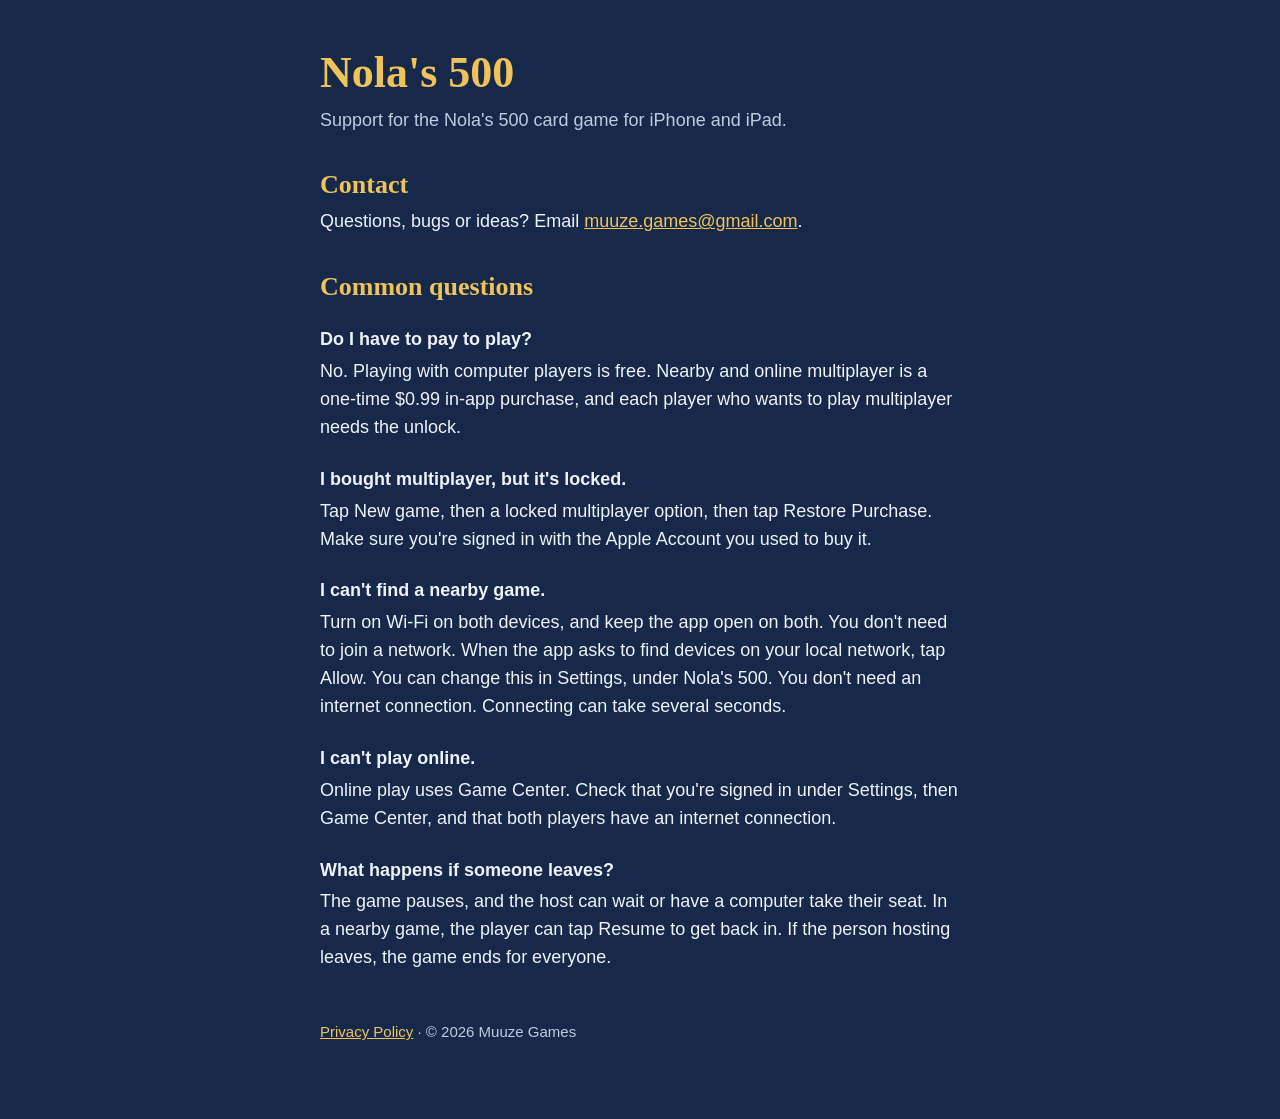
<file: index.html>
<!doctype html>
<html lang="en">
<head>
<meta charset="utf-8">
<meta http-equiv="refresh" content="0; url=support.html">
<title>Nola's 500</title>
</head>
<body>
<p><a href="support.html">Nola's 500 Support</a></p>
</body>
</html>
</file>
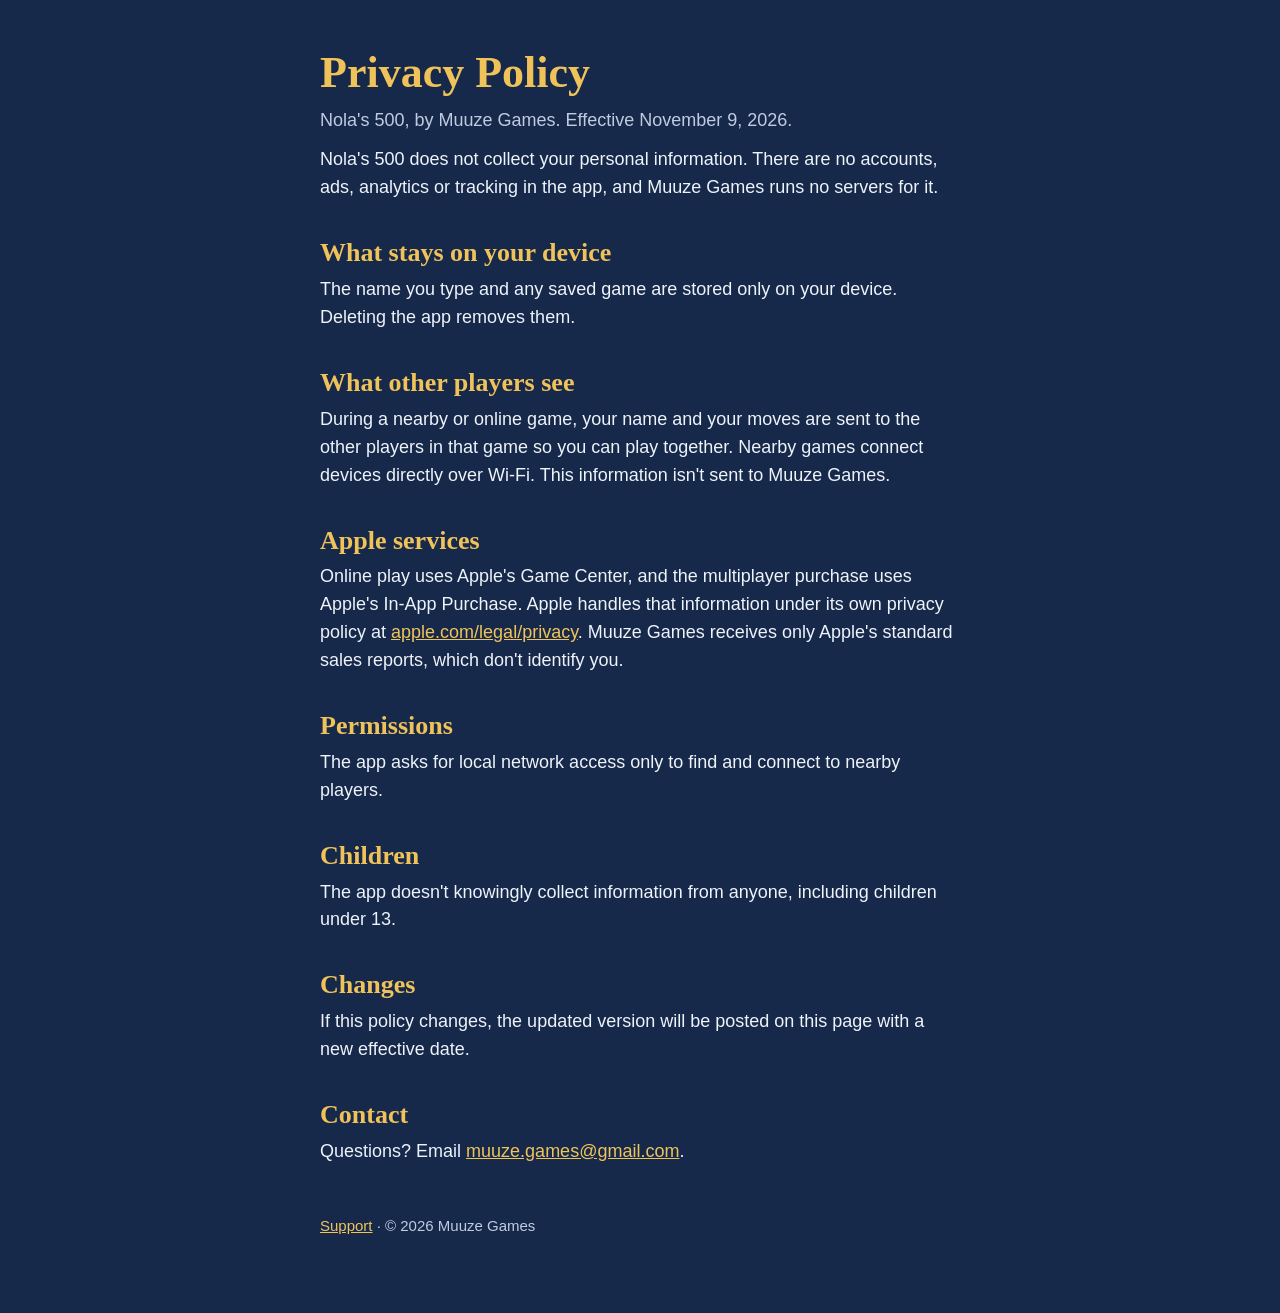
<file: privacy.html>
<!doctype html>
<html lang="en">
<head>
<meta charset="utf-8">
<meta name="viewport" content="width=device-width, initial-scale=1">
<title>Nola's 500 Privacy Policy</title>
<link rel="stylesheet" href="style.css">
</head>
<body>
<main>
  <h1>Privacy Policy</h1>
  <p class="lead">Nola's 500, by Muuze Games. Effective November 9, 2026.</p>

  <p>Nola's 500 does not collect your personal information. There are no accounts, ads, analytics or tracking in the app, and Muuze Games runs no servers for it.</p>

  <h2>What stays on your device</h2>
  <p>The name you type and any saved game are stored only on your device. Deleting the app removes them.</p>

  <h2>What other players see</h2>
  <p>During a nearby or online game, your name and your moves are sent to the other players in that game so you can play together. Nearby games connect devices directly over Wi-Fi. This information isn't sent to Muuze Games.</p>

  <h2>Apple services</h2>
  <p>Online play uses Apple's Game Center, and the multiplayer purchase uses Apple's In-App Purchase. Apple handles that information under its own privacy policy at <a href="https://www.apple.com/legal/privacy/">apple.com/legal/privacy</a>. Muuze Games receives only Apple's standard sales reports, which don't identify you.</p>

  <h2>Permissions</h2>
  <p>The app asks for local network access only to find and connect to nearby players.</p>

  <h2>Children</h2>
  <p>The app doesn't knowingly collect information from anyone, including children under 13.</p>

  <h2>Changes</h2>
  <p>If this policy changes, the updated version will be posted on this page with a new effective date.</p>

  <h2>Contact</h2>
  <p>Questions? Email <a href="mailto:muuze.games@gmail.com">muuze.games@gmail.com</a>.</p>

  <p class="foot"><a href="support.html">Support</a> &middot; &copy; 2026 Muuze Games</p>
</main>
</body>
</html>
</file>
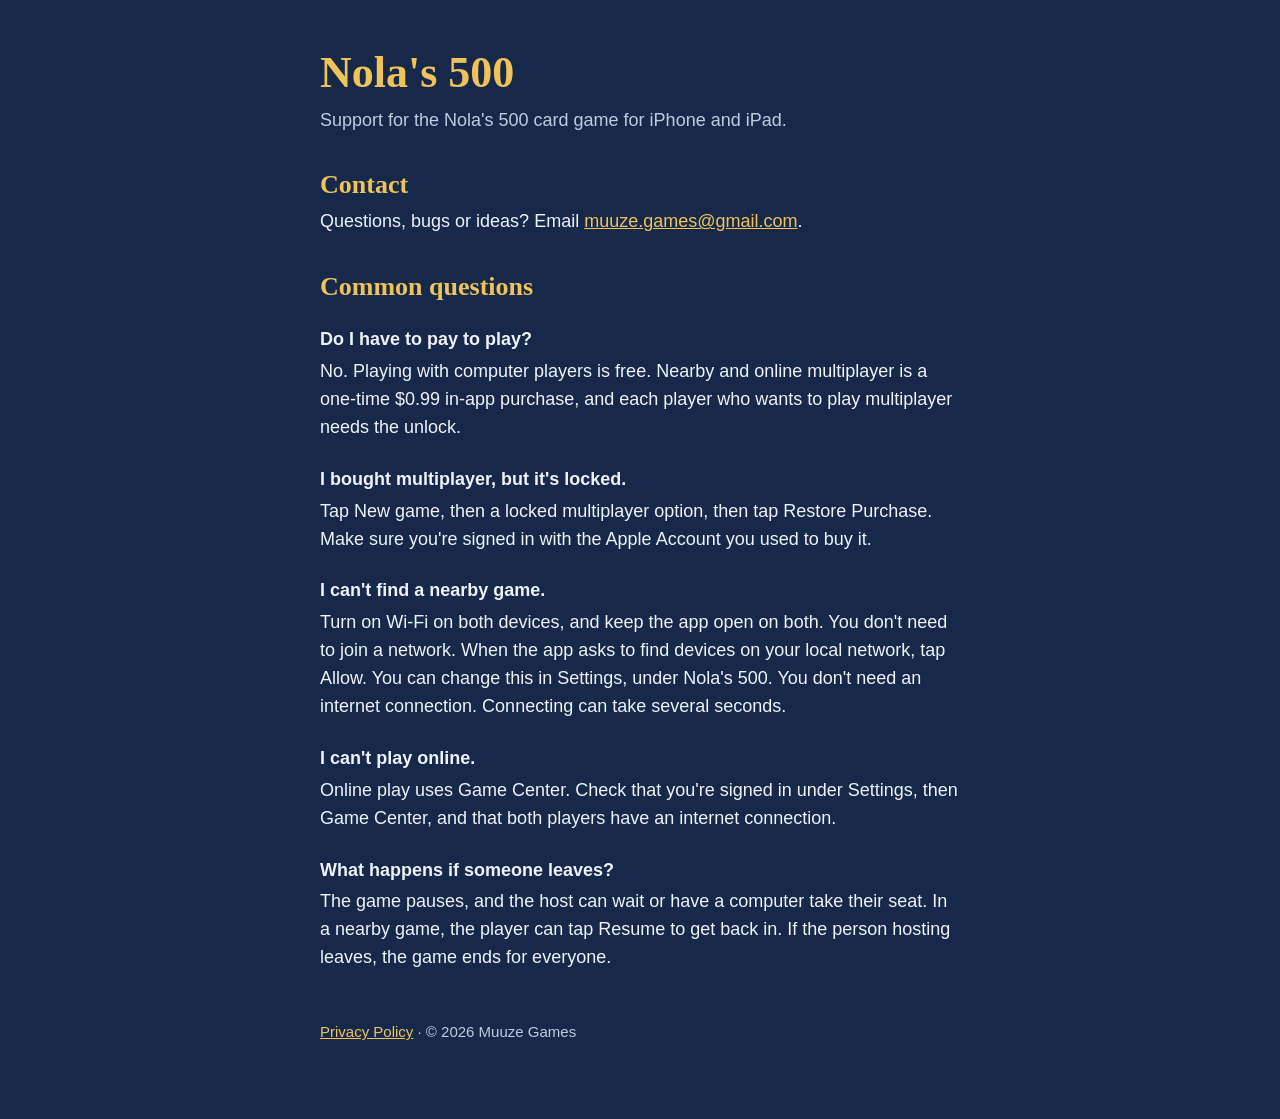
<file: support.html>
<!doctype html>
<html lang="en">
<head>
<meta charset="utf-8">
<meta name="viewport" content="width=device-width, initial-scale=1">
<title>Nola's 500 Support</title>
<link rel="stylesheet" href="style.css">
</head>
<body>
<main>
  <h1>Nola's 500</h1>
  <p class="lead">Support for the Nola's 500 card game for iPhone and iPad.</p>

  <h2>Contact</h2>
  <p>Questions, bugs or ideas? Email <a href="mailto:muuze.games@gmail.com">muuze.games@gmail.com</a>.</p>

  <h2>Common questions</h2>
  <h3>Do I have to pay to play?</h3>
  <p>No. Playing with computer players is free. Nearby and online multiplayer is a one-time $0.99 in-app purchase, and each player who wants to play multiplayer needs the unlock.</p>

  <h3>I bought multiplayer, but it's locked.</h3>
  <p>Tap New game, then a locked multiplayer option, then tap Restore Purchase. Make sure you're signed in with the Apple Account you used to buy it.</p>

  <h3>I can't find a nearby game.</h3>
  <p>Turn on Wi-Fi on both devices, and keep the app open on both. You don't need to join a network. When the app asks to find devices on your local network, tap Allow. You can change this in Settings, under Nola's 500. You don't need an internet connection. Connecting can take several seconds.</p>

  <h3>I can't play online.</h3>
  <p>Online play uses Game Center. Check that you're signed in under Settings, then Game Center, and that both players have an internet connection.</p>

  <h3>What happens if someone leaves?</h3>
  <p>The game pauses, and the host can wait or have a computer take their seat. In a nearby game, the player can tap Resume to get back in. If the person hosting leaves, the game ends for everyone.</p>

  <p class="foot"><a href="privacy.html">Privacy Policy</a> &middot; &copy; 2026 Muuze Games</p>
</main>
</body>
</html>
</file>
<file: style.css>
:root { color-scheme: dark; }
body {
  margin: 0;
  background: #17294a;
  color: #eef2f9;
  font: 18px/1.55 -apple-system, BlinkMacSystemFont, "Helvetica Neue", Arial, sans-serif;
}
main {
  max-width: 640px;
  margin: 0 auto;
  padding: 48px max(20px, env(safe-area-inset-right)) 64px max(20px, env(safe-area-inset-left));
}
h1, h2 { font-family: Didot, "Bodoni 72", Georgia, serif; color: #f0c35a; line-height: 1.15; }
h1 { font-size: 44px; margin: 0 0 8px; }
h2 { font-size: 26px; margin: 36px 0 8px; }
h3 { font-size: 18px; margin: 24px 0 4px; }
p { margin: 0 0 12px; }
.lead { color: #bfcbe0; }
a { color: #f0c35a; }
.foot { margin-top: 48px; font-size: 15px; color: #bfcbe0; }
</file>
